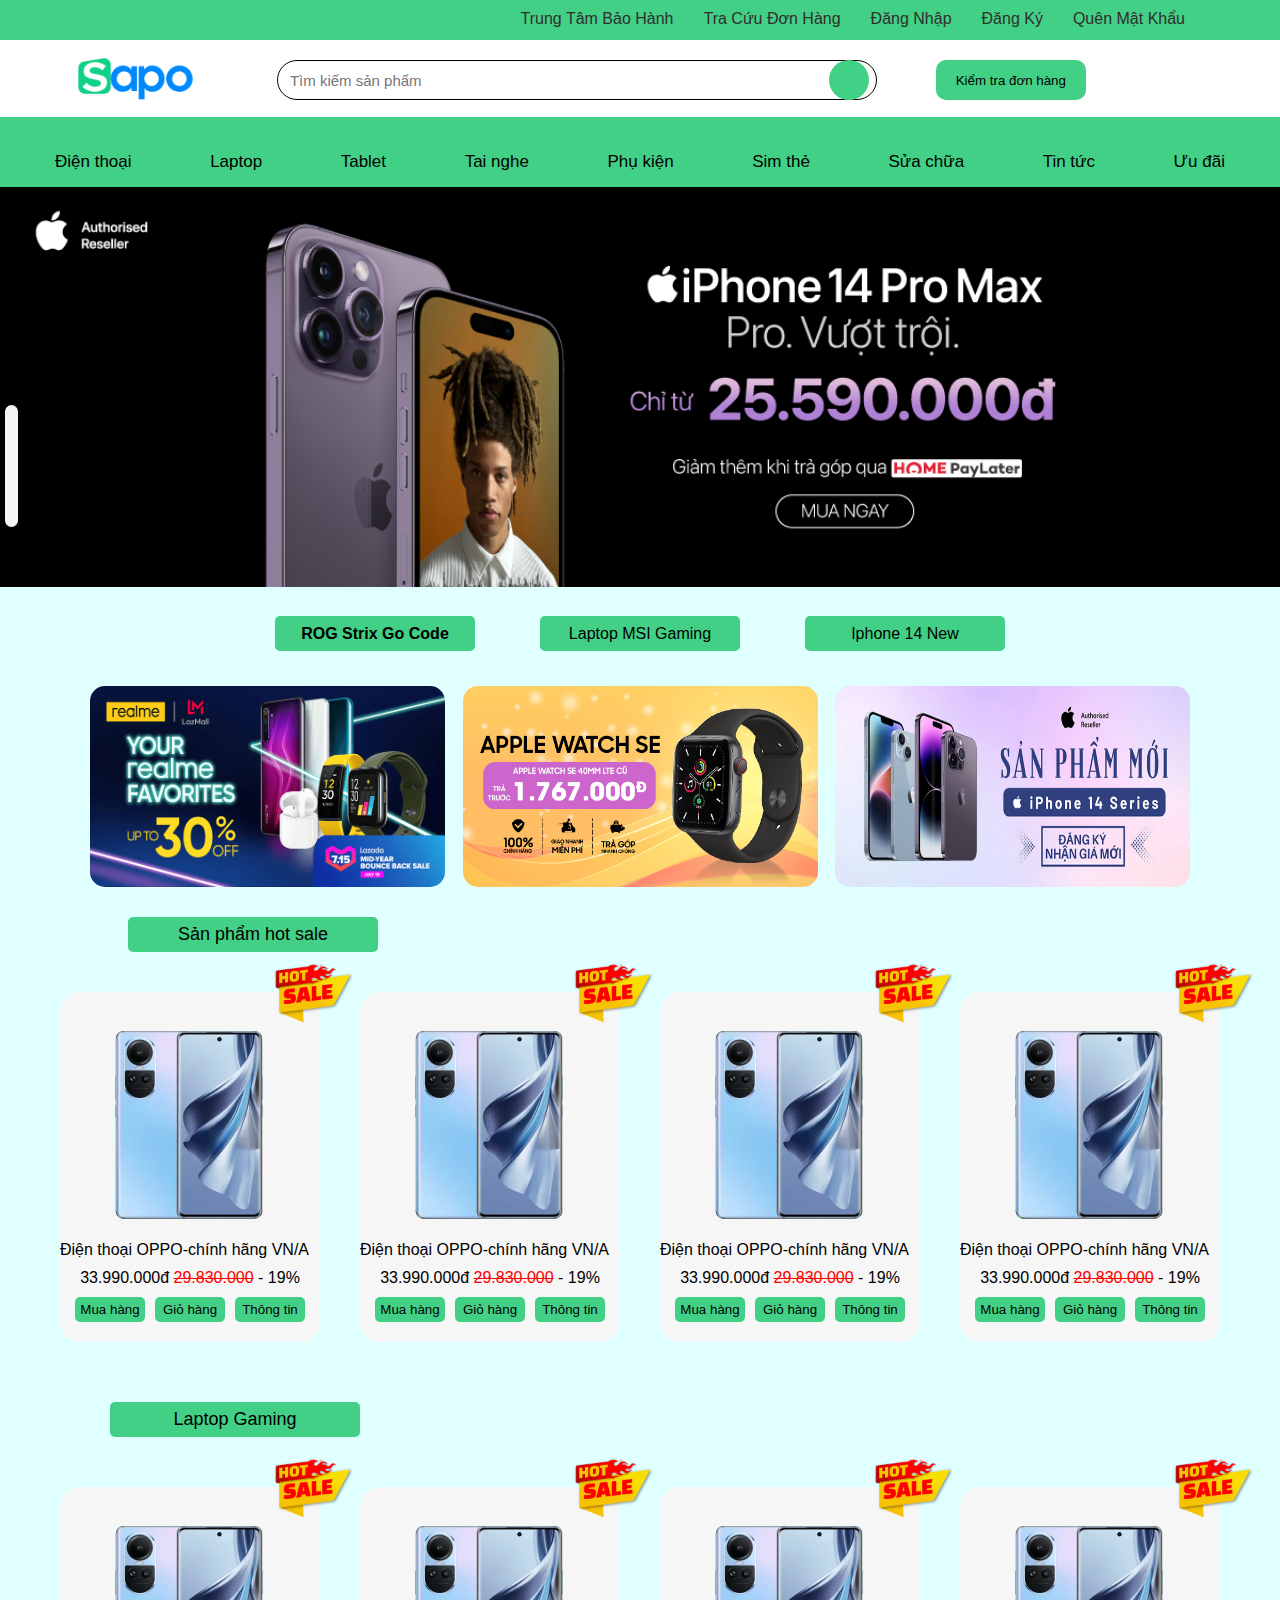
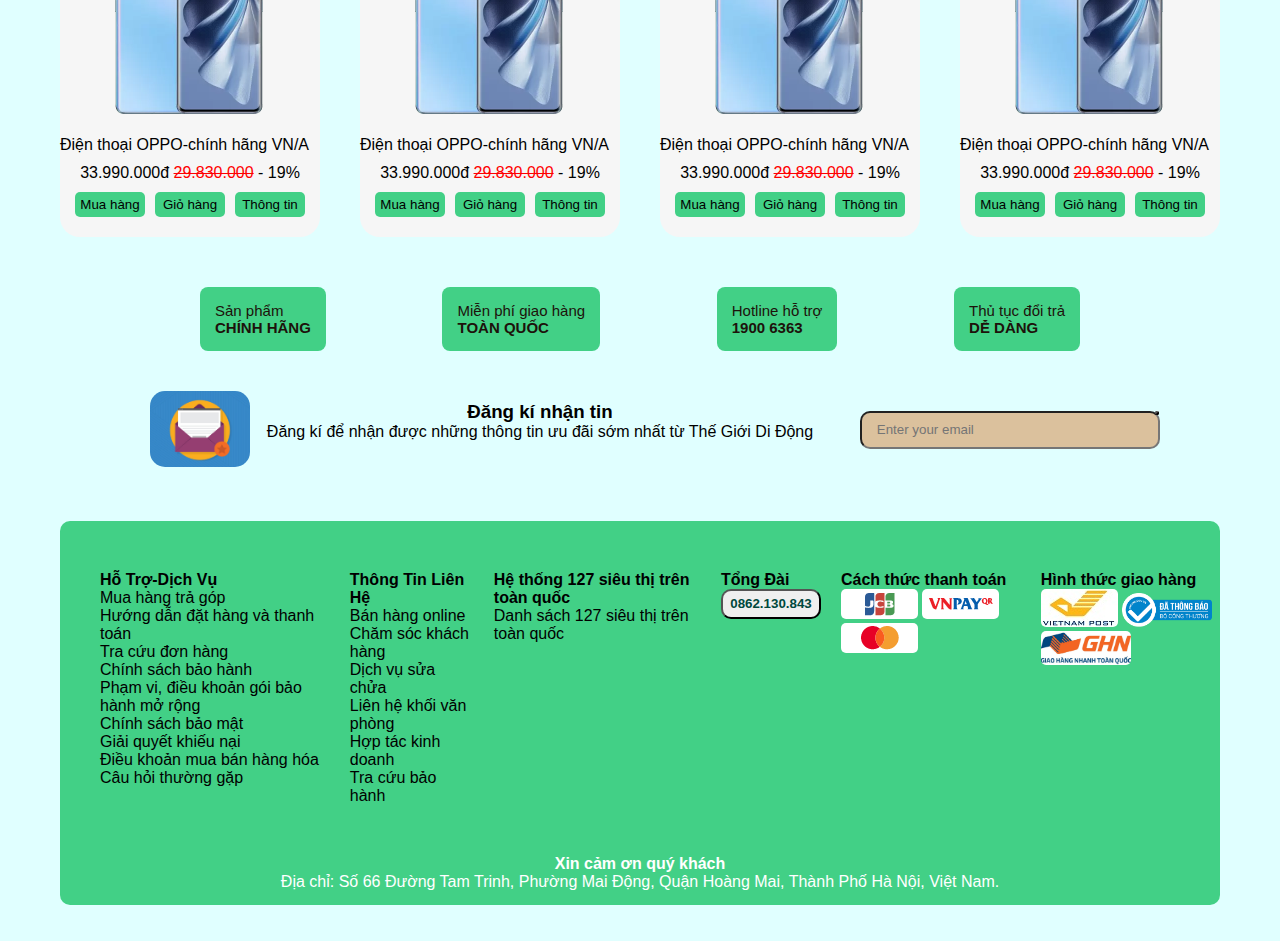
<file: index.html>
<!DOCTYPE html>
<html lang="en">
<head>
    <meta charset="UTF-8">
    <meta name="viewport" content="width=device-width, initial-scale=1.0">
    <title>Henrie</title>
    <link rel="stylesheet" href="css.css">
    <link rel="stylesheet" href="https://cdnjs.cloudflare.com/ajax/libs/font-awesome/6.4.2/css/all.min.css" integrity="sha512-z3gLpd7yknf1YoNbCzqRKc4qyor8gaKU1qmn+CShxbuBusANI9QpRohGBreCFkKxLhei6S9CQXFEbbKuqLg0DA==" crossorigin="anonymous" referrerpolicy="no-referrer" />
   
</head>

<body>

        <head>
                <div class="top">
                    <style>
                        .top
                        {
                            background-color: #42d086;
                            height: 40px;
                        }                                             
                    </style>
                   
                            <ul class="ultop">
                                <li class="litop" ><a style="color: rgb(49, 45, 45); text-decoration: none;" href="#">Trung Tâm Bảo Hành</a></li>
                                <li class="litop" ><a style="color: rgb(49, 45, 45); text-decoration: none;" href="#">Tra Cứu Đơn Hàng</a></li>
                                <li class="litop" ><a style="color: rgb(49, 45, 45); text-decoration: none;" href="#">Đăng Nhập</a></li>
                                <li class="litop" ><a style="color: rgb(49, 45, 45); text-decoration: none;" href="#">Đăng Ký</a></li>
                                <li class="litop" ><a style="color: rgb(49, 45, 45); text-decoration: none;" href="#">Quên Mật Khẩu</a></li>
                            </ul>
                    
                </div>

                <div class="search">

                    <div>
                        <a href="https://www.thegioididong.com/"><img class="logo" width="150px" src="img/finalll_logo.png" alt=""></a>
                    </div>
                    <div>
                        <input class="txt_search" type="text" placeholder="   Tìm kiếm sản phẩm" name="text" required ><button class="btn_search"><i class="fa-solid fa-magnifying-glass"></i></button>
                    </div>
                    <div>
                        <button class="btn_checkbill" type="check">Kiểm tra đơn hàng <i class="fa-solid fa-truck-fast"></i></button>
                    </div>
                    <div><a class="cart" href=""><i class="fa-solid fa-cart-shopping"></i></a></div>

                </div>


                <div class="menuicon">
                    <style>
                        .menuicon{
                            background-color: #42d086;
                        }
                        .ulmenuicon{
                            display: flex;
                            justify-content: space-between;
                            margin: 0 40px;
                            list-style: none;
                            padding: 15px;
                            text-align: center;
                            font-size: 17px;

                        }
                        .limenuicon:hover{
                            cursor: pointer;
                            margin-top: -4px;
                            transition: 0.2s;
                            color: yellow;
                        }
                    </style>
                    <ul class="ulmenuicon">
                        <li class="limenuicon"><a   href="#"></a><i class="fa-solid fa-phone"></i><br>Điện thoại</li>
                        <li class="limenuicon"><a   href="#"></a><i class="fa-solid fa-laptop"></i><br>Laptop</li>
                        <li class="limenuicon"><a   href="#"></a><i class="fa-solid fa-tablet-screen-button"></i><br>Tablet</li>
                        <li class="limenuicon"><a   href="#"></a><i class="fa-solid fa-headphones"></i><br>Tai nghe</li>
                        <li class="limenuicon"><a   href="#"></a><i class="fa-regular fa-keyboard"></i><br>Phụ kiện</li>
                        <li class="limenuicon"><a   href="#"></a><i class="fa-solid fa-sim-card"></i><br>Sim thẻ</li>
                        <li class="limenuicon"><a   href="#"></a><i class="fa-solid fa-screwdriver-wrench"></i><br>Sửa chữa</li>
                        <li class="limenuicon"><a   href="#"></a><i class="fa-solid fa-newspaper"></i><br>Tin tức</li>
                        <li class="limenuicon"><a   href="#"></a><i class="fa-solid fa-bolt"></i><br>Ưu đãi</li>
                    </ul>
                </div>
        </head>  
        
        <div class="body">
            <style>
                .imgpanner1{                     
                    width: 100%;               
                }
                .body{
                  background-color: lightcyan;
                }
            </style>
            <div class="panner">
                <a href=""><img class="imgpanner1" src="img/final_bannerrrrr.png" alt=""></a>
            </div>

            <div class="threebtn">
                 
                <button class="btn1in3" >ROG Strix Go Code</button>
                <button class="btn2in3" >Laptop MSI Gaming</button>
                <button class="btn3in3" >Iphone 14 New</button>
            </div>
            <div class="threepanner">
                <style>
                    .threepanner{
                        display: flex;
                        justify-content: space-between;
                        margin: 0 80px;
                        padding: 10px;
                       

                    }

                    .panner1in3{
                        width: 355px; 
                        border-radius: 15px;
                        position: relative;

                    }
                    .panner1in3:hover{
                        top: -10px;
                        cursor: pointer;
                        transition: 0.5s;
                    }
                    .panner2in3{
                        width: 355px; 
                        border-radius: 15px;
                        position: relative;
                    }
                    .panner2in3:hover{
                        top: -10px;
                        cursor: pointer;
                        transition: 0.5s;
                    }
                    .panner3in3{
                        width: 355px; 
                        border-radius: 15px;
                        position: relative;
                    }
                    .panner3in3:hover{
                        top: -10px;
                        cursor: pointer;
                        transition: 0.5s;
                    }
                </style>
                <img class="panner1in3"  src="img/applewatch.png" alt="">
                <img class="panner2in3"  src="img/apbowatch.jpg" alt="">
                <img class="panner3in3"  src="img/newproduct.jpg" alt="">

            </div>

            <div class="btnsphot">

                <style>
                    .btnsphot{
                        position: relative;
                        top: 20px;
                    }
                    .hotsale{
                        position: relative;
                        left: 10%;
                        background-color: #42d086;
                        border-radius: 5px;
                        height: 35px;
                        width: 250px;
                        border: none;
                        font-size: 18px;
                        
                    }
                    .hotsale:hover{
                        color: rgb(255, 145, 0);
                        transition: 0.3s;
                        cursor: pointer;
                        background-color: rgb(0, 245, 212)
                    }
                </style>
                <button class="hotsale">Sản phẩm hot sale <i class="fa-solid fa-fire-flame-curved"></i></button>
            </div>

            <!-- thẻ này chứa những sản phẩm của hàng thứ nhất -->
            <div class="rowpt_1st"> 
               <style>
             
                .rowpt_1st{
                        

                        display: flex;
                        justify-content: space-between;
                        margin: 60px;
                     
                        border-radius: 10px;
                        height: 350px;

                }
                .sanpham{
                    background-color: #f6f6f6;
                    border-radius: 20px;
                    position: relative;
                    width: 260px;
                    padding-top: 20px;
                    
                    
                }
                .anhhotseo{
                    position:absolute;
                    top: -50px;
                    left: 205px;


                } 
                .tensp{
                    text-align: center;
                    margin-top: 10px;
                }
                .giasp{
                    text-align: center;
                    margin-top: 10px;
                }
                .btnmuahang{
                   display: flex;
                   justify-content: space-between;
                   margin: 0 15px;
                   margin-top: 10px;
                }
                .anhsp1{
                  position: relative;
                  left: 13%;
                }
                .anhsp1:hover{
                    top: -10px;
                    cursor: pointer;
                    transition: 0.3s;
                }
                
                  del{
                    color: red;
                } 
                .nutmuasp{
                    background-color: #42d086;
                    width: 70px;
                    height: 25px;
                    border-radius: 5px;
                    border: none;
                    

                }
                .nutmuasp:hover{

                    background-color: rgb(238, 255, 0);
                    cursor: pointer;
                   
                }
               
               </style>
                <div class="sanpham">
                    
                   
                    <img class="anhhotseo" width="100px" src="img/hotsale.png" alt="">
                    <a href="./product1.html">
                        <div class="anhsp1">
                            <img style="border-radius: 20px;" src="img/oppodt.png" alt="">
                        </div>
                       </a>
                  
                    <span class="tensp">Điện thoại OPPO-chính hãng VN/A</span>
                    <div class="giasp">33.990.000đ <del>29.830.000</del> - 19%</div>
                    <div class="btnmuahang">
    
                        <button class="nutmuasp">Mua hàng</button>
                        <button class="nutmuasp">Giỏ hàng</button>
                        <button class="nutmuasp">Thông tin</button>
                       
                    </div>
                </div>
                <div class="sanpham">
                    
                    <img class="anhhotseo" width="100px" src="img/hotsale.png" alt="">
                    <a href="./product1.html">
                        <div class="anhsp1">
                            <img style="border-radius: 20px;" src="img/oppodt.png" alt="">
                        </div>
                       </a>
                    <span class="tensp">Điện thoại OPPO-chính hãng VN/A</span>
                    <div class="giasp">33.990.000đ <del>29.830.000</del> - 19%</div>
                    <div class="btnmuahang">
    
                        <button class="nutmuasp">Mua hàng</button>
                        <button class="nutmuasp">Giỏ hàng</button>
                        <button class="nutmuasp">Thông tin</button>
                       
                    </div>
                </div>
                <div class="sanpham">
                    
                    <img class="anhhotseo" width="100px" src="img/hotsale.png" alt="">
                    <a href="./product1.html">
                        <div class="anhsp1">
                            <img style="border-radius: 20px;" src="img/oppodt.png" alt="">
                        </div>
                       </a>
                    <span class="tensp">Điện thoại OPPO-chính hãng VN/A</span>
                    <div class="giasp">33.990.000đ <del>29.830.000</del> - 19%</div>
                    <div class="btnmuahang">
    
                        <button class="nutmuasp">Mua hàng</button>
                        <button class="nutmuasp">Giỏ hàng</button>
                        <button class="nutmuasp">Thông tin</button>
                       
                    </div>
                </div>
                <div class="sanpham">
                    
                    <img class="anhhotseo" width="100px" src="img/hotsale.png" alt="">
                    <a href="./product1.html">
                        <div class="anhsp1">
                            <img style="border-radius: 20px;" src="img/oppodt.png" alt="">
                        </div>
                       </a>
                    <span class="tensp">Điện thoại OPPO-chính hãng VN/A</span>
                    <div class="giasp">33.990.000đ <del>29.830.000</del> - 19%</div>
                    <div class="btnmuahang">
    
                        <button class="nutmuasp">Mua hàng</button>
                        <button class="nutmuasp">Giỏ hàng</button>
                        <button class="nutmuasp">Thông tin</button>
                       
                    </div>
                </div>

               

            </div>

              <!-- thẻ này chỉ chứ một btn laptop sale -->
                <div class="btnlaptop">
                    <style>
                    .btn_laptop{
                        font-size: 18px;
                        height: 35px;
                        width: 250px;
                        position: relative;
                        left: 110px;
                        background-color: #42d086;
                        border-radius: 5px;
                        border: none;
                    }
                    .btn_laptop:hover{
                        background-color:aqua;
                        transition: 0.3s;
                        color: rgb(255, 145, 0);
                        cursor: pointer;

                    }
                    .social {
                                background: #f5f5f5 0% 0% no-repeat;
                                box-shadow: 0 4px 6px #00000029;
                                border-radius: 30px;
                                display: inline-block;
                                padding: 5px;
                                padding-top: 10px;
                                padding-bottom: 10px;
                                position: fixed;
                                top: 45%;
                                left: 5px;



                            }
                            .ulsocial{
                                list-style: none;
                                font-size: 30px;
                            }
                            .fb{
                                 color: blue;
                                 margin-left: 3px;
                            }
                            .yt{
                                 color: red;
                            }
                            .ig{
                                color: rgb(231, 28, 214);
                                margin-left: 3px;
                            }
                            .tk{
                                color: rgb(20, 16, 16);
                                margin-left: 3px;
                            }
                    </style>
                   <button class="btn_laptop">Laptop Gaming <i class="fa-solid fa-hippo"></i></button>
                   <div class="social">
                    <ul class="ulsocial">
                            <li ><a class="fb" href="https://www.facebook.com/hoanghamobilecom" title="Facebook Hoàng Hà Mobile" target="_blank" class="blue"><span><i class="fa-brands fa-facebook"></i></span></a></li>
                            <li ><a class="yt" href="https://www.youtube.com/channel/UCJm_GdFJzT8h1odq1oMu_7Q?sub_confirmation=1" title="Youtube Hoàng Hà Mobile Channel" target="_blank" class="red"><span><i class="fa-brands fa-youtube"></i></span></a></li>
                            <li ><a class="ig" href="https://www.instagram.com/hoanghamobile/?hl=vi" title="Hoàng Hà Mobile Instagram" target="_blank" class="rainbow"><span><i class="fa-brands fa-instagram"></i></span></a></li>
                            <li ><a class="tk" href="https://www.tiktok.com/@hoanghaangels?" title="Tiktok" target="_blank" class="black"><span><i class="fa-brands fa-tiktok"></i></span></a></li>
                    </ul>
                </div>
                </div>

                <!-- thẻ này chứa những sản phẩm của hàng thứ hai -->
                <div class="rowpt_2nd">
                    <style>
                        .rowpt_2nd{
                            display: flex;
                            position: relative;
                            justify-content: space-between;
                            margin: 0 60px;
                            padding-top: 50px;
                            padding-bottom: 50px;
                          
                        }
                        .sanpham{
                            padding-bottom: 20px;
                        }
                    </style>
                    <div class="sanpham">
                    
                        <img class="anhhotseo" width="100px" src="img/hotsale.png" alt="">
                                   <a href="./product1.html">
                                    <div class="anhsp1">
                                        <img style="border-radius: 20px;" src="img/oppodt.png" alt="">
                                    </div>
                                   </a>
                        <span class="tensp">Điện thoại OPPO-chính hãng VN/A</span>
                        <div class="giasp">33.990.000đ <del>29.830.000</del> - 19%</div>
                        <div class="btnmuahang">
        
                            <button class="nutmuasp">Mua hàng</button>
                            <button class="nutmuasp">Giỏ hàng</button>
                            <button class="nutmuasp">Thông tin</button>
                           
                        </div>
                    </div>
                    <div class="sanpham">
                    
                        <img class="anhhotseo" width="100px" src="img/hotsale.png" alt="">
                        <a href="./product1.html">
                            <div class="anhsp1">
                                <img style="border-radius: 20px;" src="img/oppodt.png" alt="">
                            </div>
                           </a>
                        <span class="tensp">Điện thoại OPPO-chính hãng VN/A</span>
                        <div class="giasp">33.990.000đ <del>29.830.000</del> - 19%</div>
                        <div class="btnmuahang">
        
                            <button class="nutmuasp">Mua hàng</button>
                            <button class="nutmuasp">Giỏ hàng</button>
                            <button class="nutmuasp">Thông tin</button>
                           
                        </div>
                    </div>
                    <div class="sanpham">
                    
                        <img class="anhhotseo" width="100px" src="img/hotsale.png" alt="">
                        <a href="./product1.html">
                            <div class="anhsp1">
                                <img style="border-radius: 20px;" src="img/oppodt.png" alt="">
                            </div>
                           </a>
                        <span class="tensp">Điện thoại OPPO-chính hãng VN/A</span>
                        <div class="giasp">33.990.000đ <del>29.830.000</del> - 19%</div>
                        <div class="btnmuahang">
        
                            <button class="nutmuasp">Mua hàng</button>
                            <button class="nutmuasp">Giỏ hàng</button>
                            <button class="nutmuasp">Thông tin</button>
                           
                        </div>
                    </div>
                    <div class="sanpham">
                    
                        <img class="anhhotseo" width="100px" src="img/hotsale.png" alt="">
                        <a href="./product1.html">
                            <div class="anhsp1">
                                <img style="border-radius: 20px;" src="img/oppodt.png" alt="">
                            </div>
                           </a>
                        <span class="tensp">Điện thoại OPPO-chính hãng VN/A</span>
                        <div class="giasp">33.990.000đ <del>29.830.000</del> - 19%</div>
                        <div class="btnmuahang">
        
                            <button class="nutmuasp">Mua hàng</button>
                            <button class="nutmuasp">Giỏ hàng</button>
                            <button class="nutmuasp">Thông tin</button>
                           
                        </div>
                    </div>
                    
                </div>
    
        </div>
        <footer>
            <div class="fourbtn">
                <style>
                    .fourbtn{
                        display: flex;
                        justify-content: space-between;
                        margin: 0 200px;
                        

                    }
                    .divbtnlast{
                        border-radius: 8px;
                        background-color:#42d086;
                        color:rgb(29, 18, 11);
                        padding: 15px;
                        font-size: 15px;
                    }
                    .divbtnlast:hover{
                        background-color: aqua;
                        transition: 0.3s;
                        cursor: pointer;
                    }
                    footer{
                        background-color: lightcyan;
                    }
                </style>
                <div class="divbtnlast">
                
                    <p class="abtnfoot"><i class="fa-solid fa-thumbs-up"></i> Sản phẩm</p>
                    <h4 class="h4btnfoot">CHÍNH HÃNG</h4>
                </div>
   
                <div class="divbtnlast">
   
                   <p class="abtnfoot"><i class="fa-solid fa-truck-fast"></i> Miễn phí giao hàng</p>
                    <h4 class="h4btnfoot">TOÀN QUỐC</h4>
                </div>
   
               <div class="divbtnlast">
                  
                   <p class="abtnfoot"> <i class="fa-solid fa-phone"></i> Hotline hỗ trợ</p>
                    <h4 class="h4btnfoot">1900 6363</h4>
               </div>
   
               <div class="divbtnlast">
                  
                   <p class="abtnfoot"> <i class="fa-solid fa-rotate-right"></i> Thủ tục đổi trả</p>
                    <h4 class="h4btnfoot">DỄ DÀNG</h4>
               </div>
                 
            </div>

           

       
            <div class="email">
                <style>
                    .imgemail{
                width: 100px;
                border-radius: 15px;
                position: relative;
                left: 30px;
                }
                .imgemail:hover{
                    cursor: pointer;
                    
                }
                .email{
                display: flex;
                justify-content: space-between;
                margin: 0 120px;
                position: relative;
                padding-top: 40px;
                padding-bottom: 50px;
                }
                .txtemail{
                height: 38px;
                width: 300px;
                position: relative;
                top: 20px;
                border-radius: 10px;
                background-color: rgb(219, 193, 157);
                }

                .dk{
                text-align: center;
                margin-top: 10px;
                }

                .btnemail{
                position: absolute;
                font-size: 30px;
                border-radius: 10px;
                top: 60px;
                right: 1px;
                background-color: #00483d;
                color: #ffffff;
                }
                .btnemail:hover{
                background-color: #35990d;
                color: rgb(49, 25, 25);
                cursor: pointer;
                }

                </style>
                <div >
                    <img class="imgemail" src="img/emailpic.png" alt="">
                </div>
    
                <div>
                    <h3 class="dk">Đăng kí nhận tin</h3>
                <p> Đăng kí để nhận được những thông tin ưu đãi sớm nhất từ Thế Giới Di Động</p>
                </div>
    
                <div>
                    <input class="txtemail" type="email" id="email" name="email" placeholder="    Enter your email" required>
                    <button class="btnemail">
                        <i class="fa-solid fa-paper-plane"></i>
                    </button>
                </div>
            </div>




            
            <div class="footer_infor">
                <style>
                    .footer_infor_child{
                        position: relative;
                        left: 30px;
                        margin: 0 10px;
                    }
                </style>
                <div class="footer_infor_child">
                  
                    <ul class="ulfoot1">
                        <h4>Hỗ Trợ-Dịch Vụ</h4>
                      <li>Mua hàng trả góp</li>
                      <li>Hướng dẫn đặt hàng và thanh toán</li>
                      <li>Tra cứu đơn hàng</li>
                      <li>Chính sách bảo hành</li>
                      <li>Phạm vi, điều khoản gói bảo hành mở rộng</li>
                      <li>Chính sách bảo mật</li>
                      <li>Giải quyết khiếu nại</li>
                      <li>Điều khoản mua bán hàng hóa</li>
                      <li>Câu hỏi thường gặp</li>
                    </ul>
               </div>
  
               <div class="footer_infor_child">
                   
                    <ul class="ulfoot2">
                      <h4>Thông Tin Liên Hệ</h4>
                      <li>Bán hàng online</li>
                      <li>Chăm sóc khách hàng</li>
                      <li>Dịch vụ sửa chửa</li>
                      <li>Liên hệ khối văn phòng</li>
                      <li>Hợp tác kinh doanh</li>
                      <li>Tra cứu bảo hành</li>
                    </ul>
  
               </div>
  
               <div class="footer_infor_child" >
                    
                    <ul class="ulfoot3">
                      <h4>Hệ thống 127 siêu thị trên toàn quốc</h4>
                      <li>Danh sách 127 siêu thị trên toàn quốc</li>
                    </ul>
                    
               </div>
               <div class="footer_infor_child">
                 <h4>Tổng Đài</h4>
                 <button class="sdtfoot">0862.130.843</button>
               </div>
  
               <div class="footer_infor_child">
                      <h4 class="h4foot4">Cách thức thanh toán</h4>
                      <img style="border-radius: 5px;" src="img/thanhtoan2.png" alt="">
                      <img style="border-radius: 5px;" src="img/thanhtoan3.png" alt="">
                      <img style="border-radius: 5px;" src="img/thanhtoan4.png" alt="">      
               </div>
  
               <div class="footer_infor_child">
                       <h4 class="h4foot5"> Hình thức giao hàng</h4>
                       <img style="border-radius: 5px;" src="img/vanchuyen1.jpg" alt="">
                       
                       <img style="width: 90px; border-radius: 5px;" src="img/vanchuyen3.png" alt="">
                       <img style="width: 90px; border-radius: 5px;" src="img/vanchuyen2.jpg" alt="">
               </div>
               
              
  
              </div>
              <div class="divlastdcm">
                <style>
                    .divlastdcm{
                        position: relative;
                        top: -50px;
                        
                        text-align: center;
                        color: #ffffff;
                    }
                </style>
                <h4>Xin cảm ơn quý khách</h4>
                <p>Địa chỉ: Số 66 Đường Tam Trinh, Phường Mai Động, Quận Hoàng Mai, Thành Phố Hà Nội, Việt Nam.</p>
          </div>
              
        </footer>
</body>
</html>
</file>
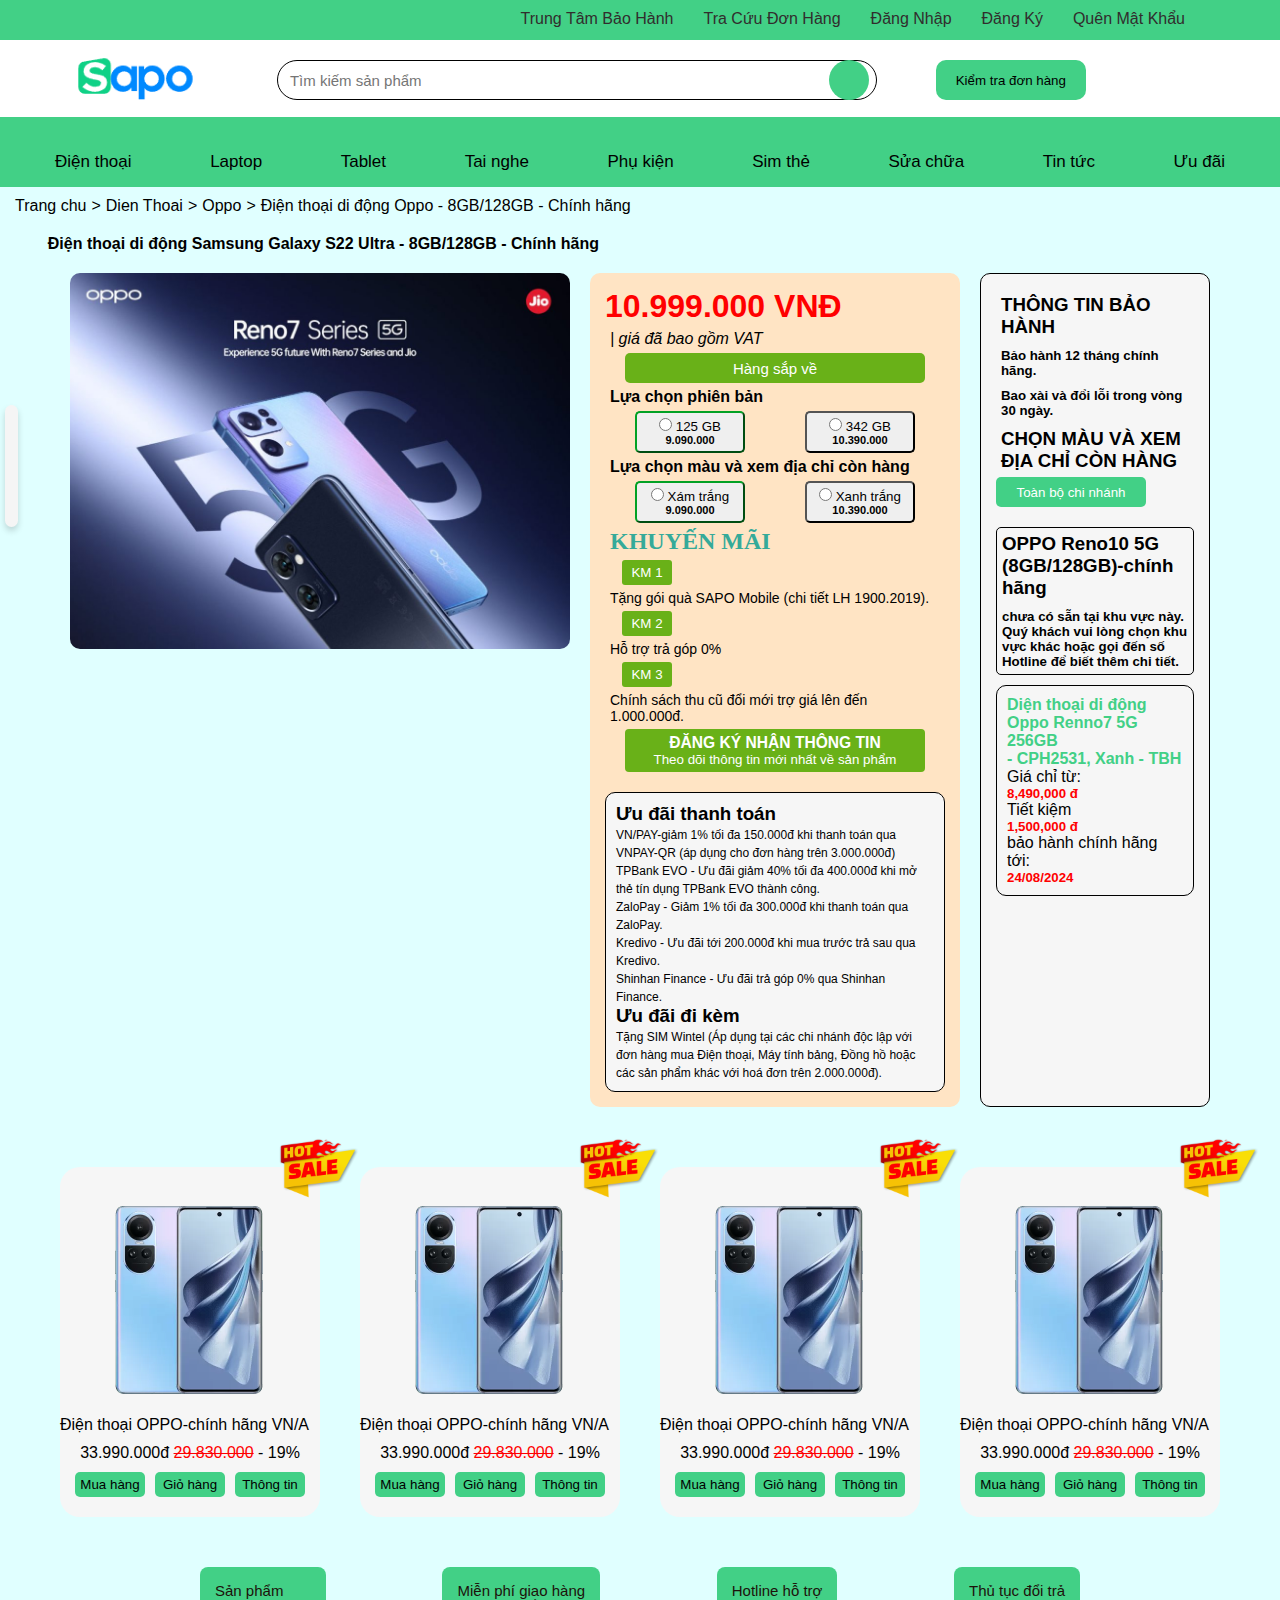
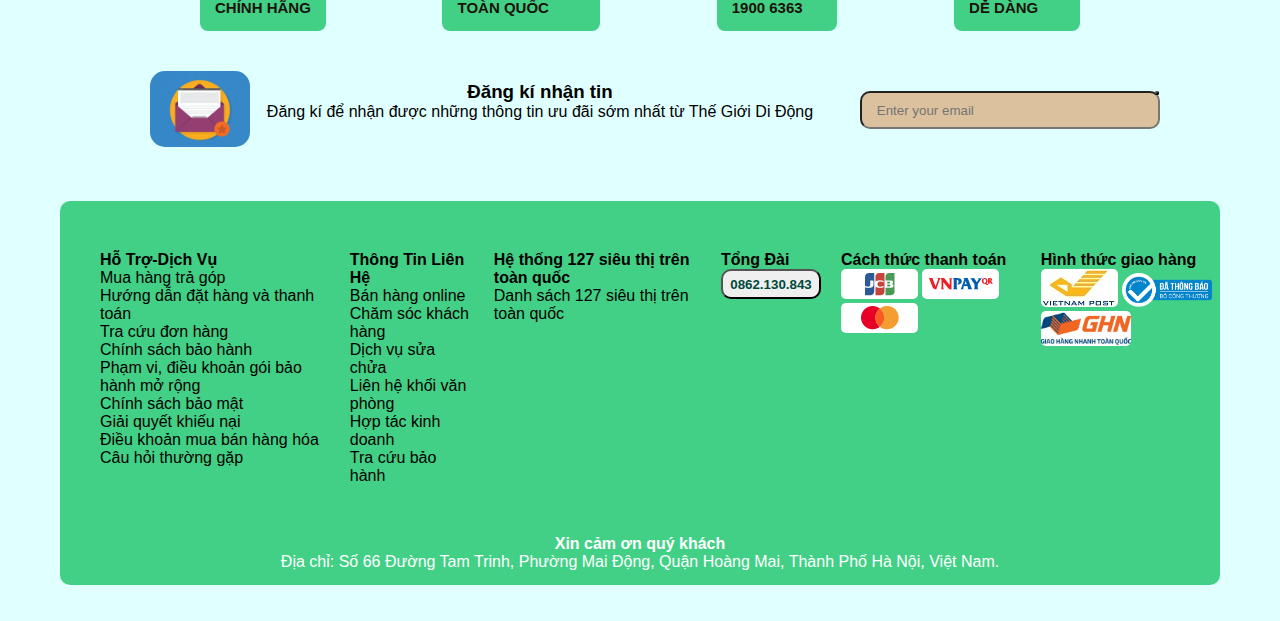
<file: product1.html>
<!DOCTYPE html>
<html lang="en">
<head>
    <meta charset="UTF-8">
    <meta name="viewport" content="width=device-width, initial-scale=1.0">
    <title>Product1</title>
    <link rel="stylesheet" href="css.css">
    <link rel="stylesheet" href="https://cdnjs.cloudflare.com/ajax/libs/font-awesome/6.4.2/css/all.min.css" integrity="sha512-z3gLpd7yknf1YoNbCzqRKc4qyor8gaKU1qmn+CShxbuBusANI9QpRohGBreCFkKxLhei6S9CQXFEbbKuqLg0DA==" crossorigin="anonymous" referrerpolicy="no-referrer" />
   
</head>

<body>

        <head>
                <div class="top">
                    <style>
                        .top
                        {
                            background-color: #42d086;
                            height: 40px;
                        }                                             
                    </style>
                   
                            <ul class="ultop">
                                <li class="litop" ><a style="color: rgb(49, 45, 45); text-decoration: none;" href="#">Trung Tâm Bảo Hành</a></li>
                                <li class="litop" ><a style="color: rgb(49, 45, 45); text-decoration: none;" href="#">Tra Cứu Đơn Hàng</a></li>
                                <li class="litop" ><a style="color: rgb(49, 45, 45); text-decoration: none;" href="#">Đăng Nhập</a></li>
                                <li class="litop" ><a style="color: rgb(49, 45, 45); text-decoration: none;" href="#">Đăng Ký</a></li>
                                <li class="litop" ><a style="color: rgb(49, 45, 45); text-decoration: none;" href="#">Quên Mật Khẩu</a></li>
                            </ul>
                    
                </div>

                <div class="search">

                    <div>
                        <a href="https://www.thegioididong.com/"><img class="logo" width="150px" src="img/finalll_logo.png" alt=""></a>
                    </div>
                    <div>
                        <input class="txt_search" type="text" placeholder="   Tìm kiếm sản phẩm" name="text" required ><button class="btn_search"><i class="fa-solid fa-magnifying-glass"></i></button>
                    </div>
                    <div>
                        <button class="btn_checkbill" type="check">Kiểm tra đơn hàng <i class="fa-solid fa-truck-fast"></i></button>
                    </div>
                    <div><a class="cart" href=""><i class="fa-solid fa-cart-shopping"></i></a></div>

                </div>


                <div class="menuicon">
                    <style>
                        .menuicon{
                            background-color: #42d086;
                        }
                        .ulmenuicon{
                            display: flex;
                            justify-content: space-between;
                            margin: 0 40px;
                            list-style: none;
                            padding: 15px;
                            text-align: center;
                            font-size: 17px;

                        }
                        .limenuicon:hover{
                            cursor: pointer;
                            margin-top: -4px;
                            transition: 0.2s;
                            color: yellow;
                        }
                    </style>
                    <ul class="ulmenuicon">
                        <li class="limenuicon"><a   href="#"></a><i class="fa-solid fa-phone"></i><br>Điện thoại</li>
                        <li class="limenuicon"><a   href="#"></a><i class="fa-solid fa-laptop"></i><br>Laptop</li>
                        <li class="limenuicon"><a   href="#"></a><i class="fa-solid fa-tablet-screen-button"></i><br>Tablet</li>
                        <li class="limenuicon"><a   href="#"></a><i class="fa-solid fa-headphones"></i><br>Tai nghe</li>
                        <li class="limenuicon"><a   href="#"></a><i class="fa-regular fa-keyboard"></i><br>Phụ kiện</li>
                        <li class="limenuicon"><a   href="#"></a><i class="fa-solid fa-sim-card"></i><br>Sim thẻ</li>
                        <li class="limenuicon"><a   href="#"></a><i class="fa-solid fa-screwdriver-wrench"></i><br>Sửa chữa</li>
                        <li class="limenuicon"><a   href="#"></a><i class="fa-solid fa-newspaper"></i><br>Tin tức</li>
                        <li class="limenuicon"><a   href="#"></a><i class="fa-solid fa-bolt"></i><br>Ưu đãi</li>
                    </ul>
                </div>
        </head>  
        
        <div class="body">

         <div class="thongtinsp1">
            <div class="lienket">
                <style>
                    .link{
                        text-decoration: none;
                        margin: 0 5px;
                        color: black;
                    }
                    .lienket{
                        padding: 10px;
                    }
                    .body{
                        background-color: lightcyan;
                    }
                </style>
                <a class="link" href="./index.html"><i class="fa-solid fa-house"></i> Trang chu</a>><a class="link" href="">Dien Thoai</a>><a class="link" href="">Oppo</a>><a class="link" href="">Điện thoại di động Oppo - 8GB/128GB - Chính hãng </a>
            </div>
            <div class="lienket_tensp">
                <style>
                    .lienket_tensp{
                        padding: 10px;
                    }
                    .lienket_tensp--main{
                        margin-left: 3%;
                    }
                </style>
                <h4 class="lienket_tensp--main">Điện thoại di động Samsung Galaxy S22 Ultra - 8GB/128GB - Chính hãng</h4>
            </div>
            
            <div class="threedivmain">
                <style>
                    .threedivmain{
                      display: flex;
                      justify-content: space-between;
                      margin: 0 60px;
                      padding: 10px;
                     gap: 20px;

                    }
                    .imgdiv{
                         
                         border-radius: 10px;
                        
                         
                    }
                    .infodiv{
                        background-color: bisque;
                         border-radius: 10px;
                         padding: 15px;
                    }
                    .addressdiv{
                        background-color: bisque;
                         border-radius: 10px;
                         padding: 15px;
                    }
                    .img_big_sp1{

                        width: 500px;
                        border-radius: 10px;


                    }
                </style>
                <div class="imgdiv">
                    <img class="img_big_sp1" src="img/OPPO-Jio-5G.jpg" alt="">
                </div>

                <div class="infodiv">
                    <style>
                        .btn_hangsapve{
                            border-radius: 5px;
                            height: 30px;
                            width: 300px;
                            border: none;
                            background-color: rgb(105, 177, 24);
                            color: #ffffff;
                            font-size: 15px;
                            position: relative;
                            justify-content: space-between;
                            margin: 0 20px;
                        }
                        .btn_hangsapve:hover{
                            background-color: #42d086;
                            border: 1px solid;
                            cursor: pointer;

                        }
                        .infordiv_giasp{
                            color: red;
                        }
                    </style>
                  <h1 class="infordiv_giasp" >10.999.000 VNĐ</h1><p style="font-style: italic; padding: 5px;">| giá đã bao gồm VAT</p>
                  <button class="btn_hangsapve">Hàng sắp về </button>
                  <!-- <h4>Lựa chọn phiên bản</h4> -->
                  <h4 class="h4_child">Lựa chọn phiên bản</h4>
                  <div class="btn_gia--hangfirst">
                    <style>
                        .btn_gia--hangfirst{
                            display: flex;
                            justify-content: space-between;
                            margin: 0 30px;

                        }
                        .chitietgia{
                            width: 100px;
                            height: 40px;
                        }
                        .h4_child{
                            padding: 5px;
                        }
                        
                    </style>
                                                
                    <button class="boder_green"> <input type="radio" id="a" name="options" value="a"> 125 GB<br><h5>9.090.000</h5></button>
                    <button class="boder_none"> <input type="radio" id="a" name="options" value="a"> 342 GB<br><h5>10.390.000</h5></button>
                    
                  </div>
                  <h4 class="h4_child">Lựa chọn màu và xem địa chỉ còn hàng</h4>
                  <div class="btn_gia--hangsecond">
                    <style>
                        .btn_gia--hangsecond{
                            display: flex;
                            justify-content: space-between;
                            margin: 0 30px;

                           

                        }
                        .boder_green{
                            border-color: #02a125;
                            border-radius: 5px;
                            width: 110px;
                            height: 42px;
                        }
                        .boder_green:hover{
                            border-color: black;
                            cursor: pointer;
                        }
                        .boder_none{
                            border-color: black;
                            border-radius: 5px;
                            width: 110px;
                            height: 42px;
                        }
                        .boder_none:hover{
                            border-color: #f85d02;
                            cursor: pointer;
                        }

                    </style>
                                                  
                     <button class="boder_green"> <input type="radio" id="b" name="option" value="b">   Xám trắng<br><h5>9.090.000</h5></button>
                     <button class="boder_none"> <input type="radio" id="b" name="option" value="b" >  Xanh trắng<br><h5>10.390.000</h5></button>

                  </div>
                  <style>
                    .h2_khuyenmai{
                        color: #35aa99;
                        font-family: calibri;
                        padding: 5px;

                    }
                    .btn_kM{
                        border: none;
                        background-color: rgb(105, 177, 24);
                        color: #ffffff;
                        position: relative;
                        left: 5%;
                        width: 50px;
                        height: 25px;
                        border-radius: 3px;



                    }
                    .btn_kM:hover{
                        cursor: pointer;
                        background-color: #42d086;
                        
                        border: 1px solid;
                    }

                   a {
                    text-decoration: none;
                    color: black;
                   }
                    .P_KM{
                        padding: 5px;
                        font-size: 14px;
                    }
                  </style>
                  <h2 class="h2_khuyenmai">KHUYẾN MÃI</h2>
                  <button class="btn_kM">KM 1</button>
                  <a href="#"><p class="P_KM">Tặng gói quà SAPO Mobile (chi tiết LH 1900.2019).</p></a>
                  <button class="btn_kM">KM 2</button>
                  <a href="#"><p class="P_KM">Hỗ trợ trả góp 0%</p></a>
                  <button class="btn_kM">KM 3</button>
                  <a href="#"><p class="P_KM">Chính sách thu cũ đổi mới trợ giá lên đến 1.000.000đ.</p></a>

                  <div class="btn_last">
                    <style>
                        .btn_last--dk{
                            background-color: rgb(105, 177, 24);
                            color: #ffffff;
                            border: none;
                            border-radius: 4px;
                            padding: 5px;
                            position: relative;
                            justify-content:space-around;
                            margin: 0 20px;
                            width: 300px;
                            
                        }
                        .btn_last--dk:hover{
                            cursor: pointer;
                            background-color:#42d086;
                            border: 1px solid;
                            padding: 4px;

                        }
                        .uudai{
                            border-radius: 10px;
                            border: 1px solid;
                            padding: 10px;
                            margin-top: 20px;
                            background-color: #f6f6f6;
                        }
                        .uudai_a{
                            font-size: 12px;
                            
                        }
                        .uudai_a:hover{
                            color: orangered;
                        }
                    </style>
                  <button class="btn_last--dk">
                    <h3 class="H3_DK">ĐĂNG KÝ NHẬN THÔNG TIN</h3>
                    <p>Theo dõi thông tin mới nhất về sản phẩm</p>
                  </button>
                  </div>
                  <div class="uudai">

                    <h3>Ưu đãi thanh toán</h3>
                    <a class="uudai_a" href="">VN/PAY-giảm 1% tối đa 150.000đ khi thanh toán qua VNPAY-QR (áp dụng cho đơn hàng trên 3.000.000đ)</a><br>
                    <a class="uudai_a" href="">TPBank EVO - Ưu đãi giảm 40% tối đa 400.000đ khi mở thẻ tín dụng TPBank EVO thành công.</a><br>
                    <a class="uudai_a" href="">ZaloPay - Giảm 1% tối đa 300.000đ khi thanh toán qua ZaloPay.</a><br>
                    <a class="uudai_a" href=""> Kredivo - Ưu đãi tới 200.000đ khi mua trước trả sau qua Kredivo.</a><br>
                    <a class="uudai_a" href=""> Shinhan Finance - Ưu đãi trả góp 0% qua Shinhan Finance.</a><br>
                    <h3>Ưu đãi đi kèm</h3>
                    <a class="uudai_a" href="">Tặng SIM Wintel (Áp dụng tại các chi nhánh độc lập với đơn hàng mua Điện thoại, Máy tính bảng, Đồng hồ hoặc các sản phẩm khác với hoá đơn trên 2.000.000đ).</a>

                  </div>
                </div>

                <div class="addressdiv">
                 <style>
                    .addressdiv{
                        border-radius: 10px;
                        background-color:#f6f6f6;
                        border: 1px solid;

                    }
                    .father{
                     padding: 5px;
                    }
                    .father_child{
                     padding: 5px;
                    }
                    .father_child--h5{
                        padding: 5px;
                    }
                    .btn_allchinhanh{
                        height: 30px;
                        width: 150px;
                        border: none;
                        border-radius: 5px;
                        background-color:#42d086;
                        color: white;
                    }
                    .btn_allchinhanh:hover{
                        border: 1px solid;
                        cursor: pointer;

                    }
                    .behide_place{
                        margin-top: 20px;
                        border-radius: 5px;
                        border: 1px solid;
                    }
                 </style>
                 <h3 class="father">THÔNG TIN BẢO HÀNH</h3>
                 <h5 class="father_child">Bảo hành 12 tháng chính hãng.</h5>
                 <h5 class="father_child">Bao xài và đổi lỗi trong vòng 30 ngày.</h5>
                 <H3 class="father">CHỌN MÀU VÀ XEM ĐỊA CHỈ CÒN HÀNG</H3>
                 <button class="btn_allchinhanh"><i class="fa-solid fa-location-dot"></i> Toàn bộ chi nhánh</button>
                 <div class="behide_place">
                    <h3 class="father">OPPO Reno10 5G (8GB/128GB)-chính hãng</h3>
                    <h5 class="father_child--h5"> chưa có sẵn tại khu vực này. Quý khách vui lòng chọn khu vực khác hoặc gọi đến số Hotline để biết thêm chi tiết.</h5>

                 </div>

                 <div class="addressdiv_last">
                    <style>
                        .addressdiv_last{
                            margin-top: 10px;
                            border: 1px solid;
                            border-radius: 10px;
                            padding: 10px;
                        }
                        .cost{
                            color: red;
                            
                        }
                        .addressdiv_h4{
                            color: #42d086;
                        }
                    </style>
                    <h4 class="addressdiv_h4">Diện thoại di động Oppo Renno7 5G 256GB</h4>
                    <h4 class="addressdiv_h4">- CPH2531, Xanh - TBH</h4>
                    <p>Giá chỉ từ: <h5 class="cost">8,490,000 đ</h5></p>
                    <p> Tiết kiệm <h5 class="cost">1,500,000 đ</h5></p>
                    <p>bảo hành chính hãng tới: <h5 class="cost"> 24/08/2024</h5></p>
                 </div>
                </div>

            </div>
         </div>

           
           

          

            <!-- thẻ này chứa những sản phẩm của hàng thứ nhất -->
            <div class="rowpt_1st"> 
               <style>
             
                 
                .sanpham{
                    background-color: #f6f6f6;
                    border-radius: 20px;
                    position: relative;
                    width: 260px;
                    padding-top: 20px;
                    
                    
                }
                .anhhotseo{
                    position:absolute;
                    top: -50px;
                    left: 210px;


                } 
                .tensp{
                    text-align: center;
                    margin-top: 10px;
                }
                .giasp{
                    text-align: center;
                    margin-top: 10px;
                }
                .btnmuahang{
                   display: flex;
                   justify-content: space-between;
                   margin: 0 15px;
                   margin-top: 10px;
                }
                .anhsp1{
                  position: relative;
                  left: 13%;
                }
                .anhsp1:hover{
                    top: -10px;
                    cursor: pointer;
                    transition: 0.3s;
                }
                
                  del{
                    color: red;
                } 
                .nutmuasp{
                    background-color: #42d086;
                    width: 70px;
                    height: 25px;
                    border-radius: 5px;
                    border: none;
                    

                }
                .nutmuasp:hover{

                    background-color: rgb(238, 255, 0);
                    cursor: pointer;
                   
                }
               
               </style>
                 
               

            </div>

              <!-- thẻ này chỉ chứ một btn laptop sale nhưng vứt rồi tại đây là cái page thông tin chi tiết sp hiểu chưa em-->
                <div class="btnlaptop">
                    <style>
                   
                    .social {
                                background: #f5f5f5 0% 0% no-repeat;
                                box-shadow: 0 4px 6px #00000029;
                                border-radius: 30px;
                                display: inline-block;
                                padding: 5px;
                                padding-top: 10px;
                                padding-bottom: 10px;
                                position: fixed;
                                top: 45%;
                                left: 5px;



                            }
                            .ulsocial{
                                list-style: none;
                                font-size: 30px;
                            }
                            .fb{
                                 color: blue;
                                 margin-left: 3px;
                            }
                            .yt{
                                 color: red;
                            }
                            .ig{
                                color: rgb(231, 28, 214);
                                margin-left: 3px;
                            }
                            .tk{
                                color: rgb(20, 16, 16);
                                margin-left: 3px;
                            }
                    </style>
                   
                   <div class="social">
                    <ul class="ulsocial">
                            <li ><a class="fb" href="https://www.facebook.com/hoanghamobilecom" title="Facebook Hoàng Hà Mobile" target="_blank" class="blue"><span><i class="fa-brands fa-facebook"></i></span></a></li>
                            <li ><a class="yt" href="https://www.youtube.com/channel/UCJm_GdFJzT8h1odq1oMu_7Q?sub_confirmation=1" title="Youtube Hoàng Hà Mobile Channel" target="_blank" class="red"><span><i class="fa-brands fa-youtube"></i></span></a></li>
                            <li ><a class="ig" href="https://www.instagram.com/hoanghamobile/?hl=vi" title="Hoàng Hà Mobile Instagram" target="_blank" class="rainbow"><span><i class="fa-brands fa-instagram"></i></span></a></li>
                            <li ><a class="tk" href="https://www.tiktok.com/@hoanghaangels?" title="Tiktok" target="_blank" class="black"><span><i class="fa-brands fa-tiktok"></i></span></a></li>
                    </ul>
                </div>
                </div>

                <!-- thẻ này chứa những sản phẩm của hàng thứ hai -->
                <div class="rowpt_2nd">
                    <style>
                        .rowpt_2nd{
                            display: flex;
                            position: relative;
                            justify-content: space-between;
                            margin: 0 60px;
                            padding-top: 50px;
                            padding-bottom: 50px;
                          
                        }
                        .sanpham{
                            padding-bottom: 20px;
                        }
                    </style>
                    <div class="sanpham">
                    
                        <img class="anhhotseo" width="100px" src="img/hotsale.png" alt="">
                                    <div class="anhsp1">
                                        <img style="border-radius: 20px;" src="img/oppodt.png" alt="">
                                    </div>
                        <span class="tensp">Điện thoại OPPO-chính hãng VN/A</span>
                        <div class="giasp">33.990.000đ <del>29.830.000</del> - 19%</div>
                        <div class="btnmuahang">
        
                            <button class="nutmuasp">Mua hàng</button>
                            <button class="nutmuasp">Giỏ hàng</button>
                            <button class="nutmuasp">Thông tin</button>
                           
                        </div>
                    </div>
                    <div class="sanpham">
                    
                        <img class="anhhotseo" width="100px" src="img/hotsale.png" alt="">
                                    <div class="anhsp1">
                                        <img style="border-radius: 20px;" src="img/oppodt.png" alt="">
                                    </div>
                        <span class="tensp">Điện thoại OPPO-chính hãng VN/A</span>
                        <div class="giasp">33.990.000đ <del>29.830.000</del> - 19%</div>
                        <div class="btnmuahang">
        
                            <button class="nutmuasp">Mua hàng</button>
                            <button class="nutmuasp">Giỏ hàng</button>
                            <button class="nutmuasp">Thông tin</button>
                           
                        </div>
                    </div>
                    <div class="sanpham">
                    
                        <img class="anhhotseo" width="100px" src="img/hotsale.png" alt="">
                                    <div class="anhsp1">
                                        <img style="border-radius: 20px;" src="img/oppodt.png" alt="">
                                    </div>
                        <span class="tensp">Điện thoại OPPO-chính hãng VN/A</span>
                        <div class="giasp">33.990.000đ <del>29.830.000</del> - 19%</div>
                        <div class="btnmuahang">
        
                            <button class="nutmuasp">Mua hàng</button>
                            <button class="nutmuasp">Giỏ hàng</button>
                            <button class="nutmuasp">Thông tin</button>
                           
                        </div>
                    </div>
                    <div class="sanpham">
                    
                        <img class="anhhotseo" width="100px" src="img/hotsale.png" alt="">
                                    <div class="anhsp1">
                                        <img style="border-radius: 20px;" src="img/oppodt.png" alt="">
                                    </div>
                        <span class="tensp">Điện thoại OPPO-chính hãng VN/A</span>
                        <div class="giasp">33.990.000đ <del>29.830.000</del> - 19%</div>
                        <div class="btnmuahang">
        
                            <button class="nutmuasp">Mua hàng</button>
                            <button class="nutmuasp">Giỏ hàng</button>
                            <button class="nutmuasp">Thông tin</button>
                           
                        </div>
                    </div>
                    
                </div>
    
        </div>
        <footer>
            <div class="fourbtn">
                <style>
                    .fourbtn{
                        display: flex;
                        justify-content: space-between;
                        margin: 0 200px;
                        

                    }
                    .divbtnlast{
                        border-radius: 8px;
                        background-color:#42d086;
                        color:rgb(29, 18, 11);
                        padding: 15px;
                        font-size: 15px;
                    }
                    .divbtnlast:hover{
                        background-color: aqua;
                        transition: 0.3s;
                        cursor: pointer;
                    }
                    footer{
                        background-color: lightcyan;
                    }
                </style>
                <div class="divbtnlast">
                
                    <p class="abtnfoot"><i class="fa-solid fa-thumbs-up"></i> Sản phẩm</p>
                    <h4 class="h4btnfoot">CHÍNH HÃNG</h4>
                </div>
   
                <div class="divbtnlast">
   
                   <p class="abtnfoot"><i class="fa-solid fa-truck-fast"></i> Miễn phí giao hàng</p>
                    <h4 class="h4btnfoot">TOÀN QUỐC</h4>
                </div>
   
               <div class="divbtnlast">
                  
                   <p class="abtnfoot"> <i class="fa-solid fa-phone"></i> Hotline hỗ trợ</p>
                    <h4 class="h4btnfoot">1900 6363</h4>
               </div>
   
               <div class="divbtnlast">
                  
                   <p class="abtnfoot"> <i class="fa-solid fa-rotate-right"></i> Thủ tục đổi trả</p>
                    <h4 class="h4btnfoot">DỄ DÀNG</h4>
               </div>
                 
            </div>

           

       
            <div class="email">
                <style>
                    .imgemail{
                width: 100px;
                border-radius: 15px;
                position: relative;
                left: 30px;
                }
                .imgemail:hover{
                    cursor: pointer;
                    
                }
                .email{
                display: flex;
                justify-content: space-between;
                margin: 0 120px;
                position: relative;
                padding-top: 40px;
                padding-bottom: 50px;
                }
                .txtemail{
                height: 38px;
                width: 300px;
                position: relative;
                top: 20px;
                border-radius: 10px;
                background-color: rgb(219, 193, 157);
                }

                .dk{
                text-align: center;
                margin-top: 10px;
                }

                .btnemail{
                position: absolute;
                font-size: 30px;
                border-radius: 10px;
                top: 60px;
                right: 1px;
                background-color: #00483d;
                color: #ffffff;
                }
                .btnemail:hover{
                background-color: #35990d;
                color: rgb(49, 25, 25);
                cursor: pointer;
                }

                </style>
                <div >
                    <img class="imgemail" src="img/emailpic.png" alt="">
                </div>
    
                <div>
                    <h3 class="dk">Đăng kí nhận tin</h3>
                <p> Đăng kí để nhận được những thông tin ưu đãi sớm nhất từ Thế Giới Di Động</p>
                </div>
    
                <div>
                    <input class="txtemail" type="email" id="email" name="email" placeholder="    Enter your email" required>
                    <button class="btnemail">
                        <i class="fa-solid fa-paper-plane"></i>
                    </button>
                </div>
            </div>




            
            <div class="footer_infor">
                <style>
                    .footer_infor_child{
                        position: relative;
                        left: 30px;
                        margin: 0 10px;
                    }
                </style>
                <div class="footer_infor_child">
                  
                    <ul class="ulfoot1">
                        <h4>Hỗ Trợ-Dịch Vụ</h4>
                      <li>Mua hàng trả góp</li>
                      <li>Hướng dẫn đặt hàng và thanh toán</li>
                      <li>Tra cứu đơn hàng</li>
                      <li>Chính sách bảo hành</li>
                      <li>Phạm vi, điều khoản gói bảo hành mở rộng</li>
                      <li>Chính sách bảo mật</li>
                      <li>Giải quyết khiếu nại</li>
                      <li>Điều khoản mua bán hàng hóa</li>
                      <li>Câu hỏi thường gặp</li>
                    </ul>
               </div>
  
               <div class="footer_infor_child">
                   
                    <ul class="ulfoot2">
                      <h4>Thông Tin Liên Hệ</h4>
                      <li>Bán hàng online</li>
                      <li>Chăm sóc khách hàng</li>
                      <li>Dịch vụ sửa chửa</li>
                      <li>Liên hệ khối văn phòng</li>
                      <li>Hợp tác kinh doanh</li>
                      <li>Tra cứu bảo hành</li>
                    </ul>
  
               </div>
  
               <div class="footer_infor_child" >
                    
                    <ul class="ulfoot3">
                      <h4>Hệ thống 127 siêu thị trên toàn quốc</h4>
                      <li>Danh sách 127 siêu thị trên toàn quốc</li>
                    </ul>
                    
               </div>
               <div class="footer_infor_child">
                 <h4>Tổng Đài</h4>
                 <button class="sdtfoot">0862.130.843</button>
               </div>
  
               <div class="footer_infor_child">
                      <h4 class="h4foot4">Cách thức thanh toán</h4>
                      <img style="border-radius: 5px;" src="img/thanhtoan2.png" alt="">
                      <img style="border-radius: 5px;" src="img/thanhtoan3.png" alt="">
                      <img style="border-radius: 5px;" src="img/thanhtoan4.png" alt="">      
               </div>
  
               <div class="footer_infor_child">
                       <h4 class="h4foot5"> Hình thức giao hàng</h4>
                       <img style="border-radius: 5px;" src="img/vanchuyen1.jpg" alt="">
                       
                       <img style="width: 90px; border-radius: 5px;" src="img/vanchuyen3.png" alt="">
                       <img style="width: 90px; border-radius: 5px;" src="img/vanchuyen2.jpg" alt="">
               </div>
               
              
  
              </div>
              <div class="divlastdcm">
                <style>
                    .divlastdcm{
                        position: relative;
                        top: -50px;
                        
                        text-align: center;
                        color: #ffffff;
                    }
                </style>
                <h4>Xin cảm ơn quý khách</h4>
                <p>Địa chỉ: Số 66 Đường Tam Trinh, Phường Mai Động, Quận Hoàng Mai, Thành Phố Hà Nội, Việt Nam.</p>
          </div>
              
        </footer>
</body>
</html>
</file>
<file: css.css>
* {
  margin: 0;
  padding: 0;
  box-sizing: border-box; /* Đảm bảo tính chất hộp của các phần tử */
}
body{
  font-family: sans-serif;
}
.ultop{
     display: flex;
     justify-content: right;
     margin: 0 80px;
     list-style: none;
     padding-top: 10px;
     
}
.litop{
    margin: 0 15px;
    
}
.litop:hover{
  text-decoration:underline;
  line-height: 10px;
  transition: 0.2s;
}  

.search{
  display: flex;
  justify-content: space-between;
  

}
.logo{
  position: relative;
  left: 40%;
}
.txt_search{
 width: 600px;
 position: relative;
 top: 20px;
 height: 40px;
 border-radius: 20px;
 font-size: 15px;
 border:0.5px solid ;
}

.btn_search{
font-size: 20px;
height: 39.5px;
width: 39.5px;
position: absolute;
top: 60.4px;
left: 829px;
border-radius: 45px;
background-color: #42d086;
color: rgb(255, 255, 255);
display: block;
border: none;
}
.btn_search:hover{
cursor: pointer;
background-color: rgb(0, 245, 212)
}
.btn_checkbill{
position: relative;
top: 20px;
height: 40px;
right: 45%;
border-radius: 10px;
width: 150px;
background-color: #42d086;
color: black;
border: none;
}
.btn_checkbill:hover{
cursor: pointer;
background-color: rgb(0, 245, 212)
}
.cart{
position: relative;
top: 20px;
font-size: 35px;
right: 100px;
color: #42d086;
 
}
.cart:hover{
   color: rgb(0, 245, 212)
 
}
 
.threebtn{
  display: flex;
  justify-content: space-between;
  margin: 0 250px;
  padding: 25px;
}
.btn1in3{
  border-radius: 5px;
  width: 200px;
  height: 35px;
  position: relative;
  background-color: #42d086;
  font-weight: 800;
  border: none;
  font-size: 16px;
  
}
.btn1in3:hover{
  top: -5px;
  background-color: rgb(0, 0, 0);
  color: rgb(255, 255, 255);
  transition: 0.5s;
  cursor: pointer;
}
.btn2in3{
  border-radius: 5px;
  width: 200px;
  height: 35px;  
  position: relative;
  background-color: #42d086;
  border: none;
  font-size: 16px;
}
.btn2in3:hover{
  top: -5px;
  background-color: rgb(0, 0, 0);
  color: rgb(255, 255, 255);
  transition: 0.5s;
  cursor: pointer;
}
.btn3in3{
  border-radius: 5px;
  width: 200px;
  height: 35px;
  position: relative;
  background-color: #42d086;
  border: none;
  font-size: 16px;
}
.btn3in3:hover{
  top: -5px;
  background-color: rgb(0, 0, 0);
  color: rgb(255, 255, 255);
  transition: 0.5s;
  cursor: pointer;
}

.footer_infor{
  position: relative;

  display: flex;
  justify-content: space-between;
  margin: 0 60px;
  color: #000000;
  padding-top: 50px;
  padding-bottom: 100px;
  background-color: #42d086;
  border-radius: 10px;
 
  
}

.ulfoot1{
 position: relative;
 list-style: none;
 
}
.ulfoot2{
 position: relative;
 list-style: none;
  
}
.ulfoot3{
 position: relative;
 list-style: none;
 
}

.sdtfoot{
 height: 30px;
 width: 100px;
 border-radius: 10px;
 color: #00483d;
 font-weight: bold;
 position: relative;
 
}
.sdtfoot:hover{
 background-color: #fbff00;
 color: #C13584;
 cursor: pointer;
}

.h4foot2{
   margin-left: -20px;
}
</file>
